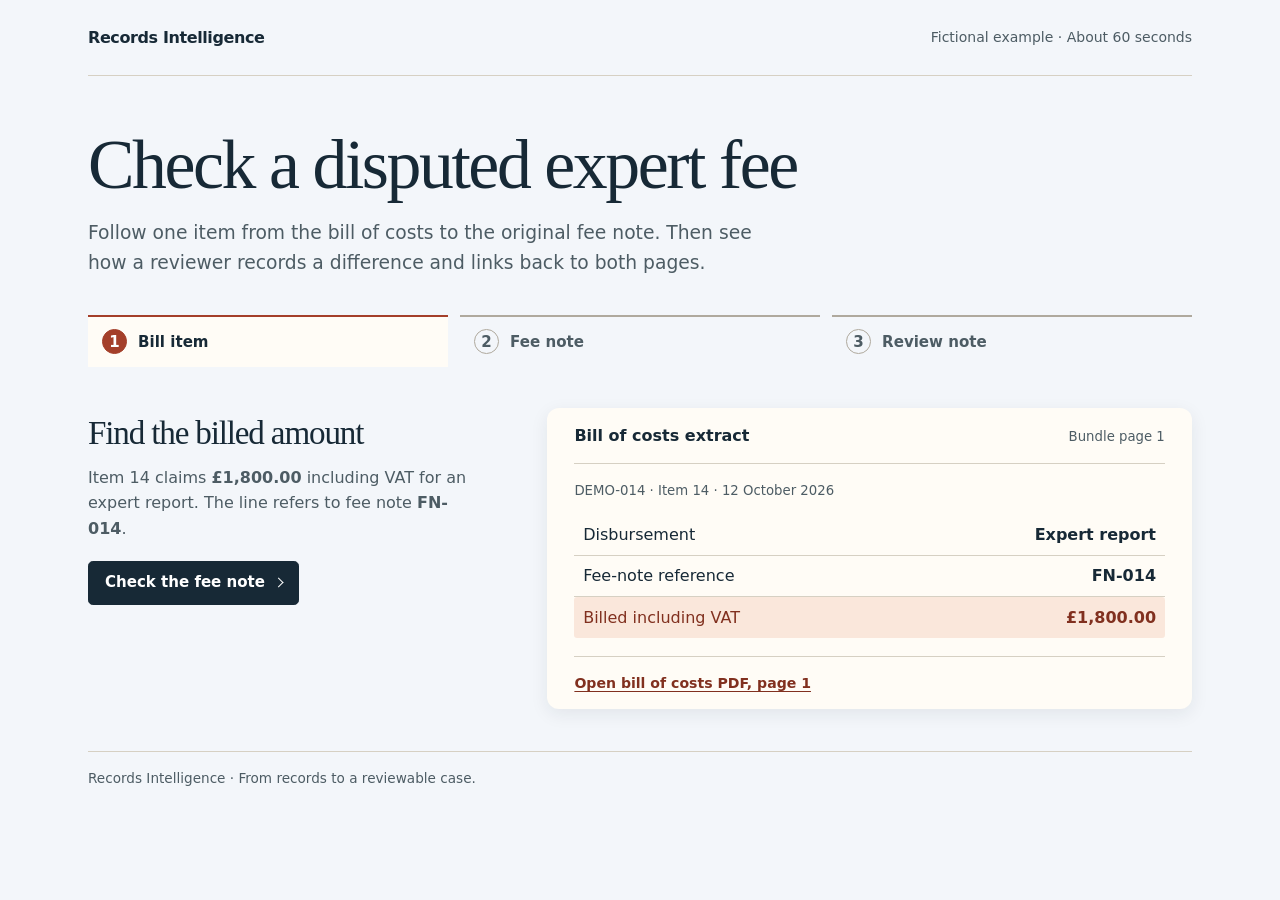
<file: costs-demo/index.html>
<!doctype html>
<html lang="en-GB">
<head>
  <meta charset="utf-8">
  <meta name="viewport" content="width=device-width, initial-scale=1">
  <meta name="description" content="A one-minute fictional costs review. Check a disputed expert fee against the original PDF and create a source-linked review note.">
  <meta name="theme-color" content="#f3f6fa">
  <title>Check a disputed expert fee | Records Intelligence</title>
  <style>
    :root {
      color-scheme: light;
      --background: #f3f6fa;
      --paper: #fffcf6;
      --white: #fff;
      --ink: #172936;
      --secondary: #4d5c64;
      --accent: #a43f2a;
      --accent-dark: #81301f;
      --mark: #fae7db;
      --rule: #d6d0c3;
      --strong-rule: #afa99d;
      --body-font: system-ui, -apple-system, BlinkMacSystemFont, "Segoe UI", sans-serif;
      --display-font: Georgia, "Times New Roman", serif;
      font: 100%/1.6 var(--body-font);
    }

    *, ::before, ::after { box-sizing: border-box; }
    [hidden] { display: none !important; }
    body { margin: 0; color: var(--ink); background: var(--background); }
    ::selection { color: var(--ink); background: #f4c9b6; }
    a { color: inherit; text-underline-offset: 0.2em; }
    a:hover { color: var(--accent-dark); }
    :is(a, button, [tabindex="-1"]):focus-visible {
      outline: 3px solid var(--accent);
      outline-offset: 4px;
    }

    .shell {
      width: min(100% - 2 * clamp(1rem, 5vw, 3.25rem), 69rem);
      margin-inline: auto;
    }
    .masthead {
      min-block-size: 4.75rem;
      display: flex;
      align-items: center;
      justify-content: space-between;
      flex-wrap: wrap;
      gap: 0.35rem 1rem;
      border-block-end: 1px solid var(--rule);
    }
    .brand {
      font-weight: 750;
      letter-spacing: -0.025em;
      text-decoration: none;
      min-block-size: 2.75rem;
      display: inline-flex;
      align-items: center;
    }
    .context {
      margin: 0;
      color: var(--secondary);
      font-size: 0.875rem;
    }
    .hero {
      padding-block: clamp(1.5rem, 4vw, 3.15rem) clamp(1.25rem, 3vw, 2.3rem);
    }
    h1, h2, h3, p { margin: 0; }
    h1, h2 {
      font-family: var(--display-font);
      font-weight: 400;
      line-height: 1.12;
      letter-spacing: -0.035em;
      text-wrap: balance;
    }
    h1 { font-size: clamp(2.25rem, 1.6rem + 3.45vw, 5rem); }
    h2 { font-size: clamp(1.6rem, 1.35rem + 0.9vw, 2.25rem); }
    .hero p {
      max-inline-size: 58ch;
      margin-block-start: 0.85rem;
      color: var(--secondary);
      font-size: clamp(1rem, 0.94rem + 0.3vw, 1.17rem);
    }
    .steps {
      margin: 0;
      padding: 0;
      list-style: none;
      display: grid;
      grid-template-columns: repeat(3, minmax(0, 1fr));
      gap: clamp(0.35rem, 1vw, 0.75rem);
    }
    .step-link {
      min-block-size: 3.25rem;
      display: flex;
      align-items: center;
      gap: clamp(0.3rem, 1vw, 0.7rem);
      padding: 0.6rem clamp(0.23rem, 1.1vw, 0.9rem);
      border-block-start: 2px solid var(--strong-rule);
      color: var(--secondary);
      font-size: clamp(0.79rem, 0.75rem + 0.24vw, 0.95rem);
      font-weight: 650;
      line-height: 1.2;
      text-decoration: none;
    }
    .step-link:hover { background: var(--paper); }
    .step-link[aria-current="step"] {
      color: var(--ink);
      border-color: var(--accent);
      background: var(--paper);
    }
    .step-number {
      display: inline-grid;
      place-items: center;
      flex: 0 0 auto;
      inline-size: 1.55rem;
      block-size: 1.55rem;
      font-variant-numeric: tabular-nums;
      border: 1px solid var(--strong-rule);
      border-radius: 50%;
    }
    [aria-current="step"] .step-number {
      color: var(--white);
      background: var(--accent);
      border-color: var(--accent);
    }
    .stage {
      display: grid;
      grid-template-columns: minmax(0, 0.76fr) minmax(0, 1.24fr);
      grid-template-areas: "explanation source" "actions source";
      grid-template-rows: auto 1fr;
      align-items: start;
      gap: 0.85rem clamp(1.25rem, 5vw, 4.25rem);
      padding-block: clamp(1.25rem, 3.7vw, 2.6rem);
      border-block-end: 1px solid var(--rule);
    }
    .explanation { grid-area: explanation; padding-block: 0.35rem; }
    .explanation > p {
      max-inline-size: 46ch;
      margin-block-start: 0.85rem;
      color: var(--secondary);
    }
    .step-actions { grid-area: actions; }
    .controls {
      display: flex;
      align-items: center;
      flex-wrap: wrap;
      gap: 0.65rem 1.1rem;
    }
    .control {
      display: inline-flex;
      align-items: center;
      justify-content: center;
      gap: 0.65em;
      padding: 0.58rem 1rem;
      min-block-size: 2.75rem;
      color: var(--white);
      background: var(--ink);
      border: 1px solid var(--ink);
      border-radius: 0.3rem;
      text-align: center;
      text-decoration: none;
      font: 650 0.94rem/1.3 var(--body-font);
      cursor: pointer;
    }
    .control:hover { color: var(--white); background: #2d4557; }
    .arrow {
      inline-size: 0.45rem;
      block-size: 0.45rem;
      border-block-start: 1.5px solid currentColor;
      border-inline-end: 1.5px solid currentColor;
      transform: rotate(45deg);
    }
    .source {
      grid-area: source;
      padding-inline: clamp(1rem, 3vw, 1.7rem);
      background: var(--paper);
      box-shadow: 0 5px 18px rgb(23 41 54 / 0.08);
      border-radius: 0.75rem;
      overflow: clip;
    }
    .source-header {
      display: flex;
      align-items: baseline;
      justify-content: space-between;
      flex-wrap: wrap;
      gap: 0.25rem 1rem;
      padding-block: 0.9rem;
      border-block-end: 1px solid var(--rule);
    }
    .source-header h3 { font-size: 1rem; font-weight: 730; }
    .page-id, .document-ref {
      color: var(--secondary);
      font-size: 0.83rem;
      font-variant-numeric: tabular-nums;
    }
    .source-body { padding-block: 1rem 1.15rem; }
    .source-footer {
      display: flex;
      align-items: center;
      flex-wrap: wrap;
      gap: 0.25rem 1.1rem;
      padding-block: 0.25rem;
      border-block-start: 1px solid var(--rule);
    }
    .source-footer a, .quiet-link {
      display: inline-flex;
      align-items: center;
      min-block-size: 2.75rem;
      color: var(--accent-dark);
      font-size: 0.88rem;
      font-weight: 680;
    }
    .document-ref { margin-block-end: 0.85rem; }
    .document-lines, .comparison { margin: 0; }
    .document-lines > div, .comparison > div {
      display: flex;
      flex-wrap: wrap;
      align-items: baseline;
      justify-content: space-between;
      gap: 0.25rem 0.85rem;
      padding: 0.46rem 0.55rem;
      border-block-end: 1px solid var(--rule);
    }
    .document-lines > div:last-child, .comparison > div:last-child { border: 0; }
    .document-lines dt, .comparison dt { flex: 1 1 10ch; }
    .document-lines dd, .comparison dd {
      margin: 0;
      font-weight: 700;
      font-variant-numeric: tabular-nums;
    }
    .document-lines .marked, .comparison .marked {
      background: var(--mark);
      color: var(--accent-dark);
      border-radius: 0.2rem;
    }
    .comparison {
      padding-block-end: 0.85rem;
      margin-block-end: 0.85rem;
      border-block-end: 1px solid var(--rule);
      font-size: 0.93rem;
    }
    #review-text { font-size: 0.97rem; }
    .copy-status { margin-block-start: 0.45rem; font-size: 0.87rem; color: var(--secondary); }
    .copy-status:empty { margin: 0; }
    .footer { padding-block: 1rem 1.5rem; color: var(--secondary); font-size: 0.85rem; }

    @media (max-width: 43rem) {
      .stage {
        grid-template-columns: minmax(0, 1fr);
        grid-template-areas: "explanation" "source" "actions";
        grid-template-rows: auto;
        gap: 1rem;
      }
      .explanation { padding-block: 0; }
    }
    @media (max-width: 26rem) {
      .masthead { align-content: center; padding-block: 0.4rem; gap: 0; }
      .context { flex-basis: 100%; }
      .step-number { inline-size: 1.35rem; block-size: 1.35rem; }
    }
    @media (forced-colors: active) {
      .source { border: 1px solid CanvasText; }
      .step-link[aria-current="step"] { border-color: Highlight; }
      .control { color: ButtonText; background: ButtonFace; border-color: ButtonText; }
    }
  </style>
</head>
<body>
  <header class="masthead shell">
    <a class="brand" href="https://claudedclaude2-byte.github.io/">Records Intelligence</a>
    <p class="context">Fictional example · About 60 seconds</p>
  </header>

  <main class="shell">
    <div class="hero">
      <h1>Check a disputed expert fee</h1>
      <p>Follow one item from the bill of costs to the original fee note. Then see how a reviewer records a difference and links back to both pages.</p>
    </div>

    <nav aria-label="Walkthrough steps">
      <ol class="steps">
        <li><a class="step-link" href="#bill"><span class="step-number" aria-hidden="true">1</span> Bill item</a></li>
        <li><a class="step-link" href="#fee-note"><span class="step-number" aria-hidden="true">2</span> Fee note</a></li>
        <li><a class="step-link" href="#review"><span class="step-number" aria-hidden="true">3</span> Review note</a></li>
      </ol>
    </nav>

    <section class="stage" id="bill">
      <div class="explanation">
        <h2 tabindex="-1">Find the billed amount</h2>
        <p>Item 14 claims <strong>£1,800.00</strong> including VAT for an expert report. The line refers to fee note <strong>FN-014</strong>.</p>
      </div>
      <div class="source">
        <div class="source-header">
          <h3>Bill of costs extract</h3>
          <span class="page-id">Bundle page 1</span>
        </div>
        <div class="source-body">
          <p class="document-ref">DEMO-014 · Item 14 · 12 October 2026</p>
          <dl class="document-lines">
            <div><dt>Disbursement</dt><dd>Expert report</dd></div>
            <div><dt>Fee-note reference</dt><dd>FN-014</dd></div>
            <div class="marked"><dt>Billed including VAT</dt><dd>£1,800.00</dd></div>
          </dl>
        </div>
        <div class="source-footer">
          <a href="fictional-costs-bundle.pdf#page=1" target="_blank" rel="noopener">Open bill of costs PDF, page 1</a>
        </div>
      </div>
      <div class="step-actions controls">
        <a class="control" href="#fee-note">Check the fee note <span class="arrow" aria-hidden="true"></span></a>
      </div>
    </section>

    <section class="stage" id="fee-note">
      <div class="explanation">
        <h2 tabindex="-1">Check the original fee note</h2>
        <p>Fee note <strong>FN-014</strong> matches the reference on the bill. It shows <strong>£1,440.00</strong> including VAT for the report.</p>
      </div>
      <div class="source">
        <div class="source-header">
          <h3>Expert fee note FN-014</h3>
          <span class="page-id">Bundle page 2</span>
        </div>
        <div class="source-body">
          <p class="document-ref">DEMO-014 · Example Expert Services · 12 October 2026</p>
          <dl class="document-lines">
            <div><dt>Expert report</dt><dd>£1,200.00</dd></div>
            <div><dt>VAT at 20%</dt><dd>£240.00</dd></div>
            <div class="marked"><dt>Fee-note total including VAT</dt><dd>£1,440.00</dd></div>
          </dl>
        </div>
        <div class="source-footer">
          <a href="fictional-costs-bundle.pdf#page=2" target="_blank" rel="noopener">Open expert fee note PDF, page 2</a>
        </div>
      </div>
      <div class="step-actions controls">
        <a class="control" href="#review">See the review note <span class="arrow" aria-hidden="true"></span></a>
      </div>
    </section>

    <section class="stage" id="review">
      <div class="explanation">
        <h2 tabindex="-1">Record what needs checking</h2>
        <p>Keep the amount on each source and the reviewer’s next step together. A colleague can open either PDF page from the note.</p>
      </div>
      <div class="source" id="review-note">
        <div class="source-header">
          <h3>Draft review note</h3>
          <span class="page-id">Item 14 · Follow-up needed</span>
        </div>
        <div class="source-body">
          <dl class="comparison">
            <div><dt>Bill of costs, page 1</dt><dd>£1,800.00</dd></div>
            <div><dt>Fee note, page 2</dt><dd>£1,440.00</dd></div>
            <div class="marked"><dt>Difference</dt><dd>£360.00</dd></div>
          </dl>
          <p id="review-text">Item 14. The bill shows £1,800.00 including VAT. The supplied fee note FN-014 shows £1,440.00 including VAT. Ask whether a further fee note accounts for the £360.00 difference.</p>
        </div>
        <div class="source-footer">
          <a href="fictional-costs-bundle.pdf#page=1" target="_blank" rel="noopener">Open bill of costs PDF, page 1</a>
          <a href="fictional-costs-bundle.pdf#page=2" target="_blank" rel="noopener">Open expert fee note PDF, page 2</a>
        </div>
      </div>
      <div class="step-actions">
        <div class="controls">
          <button class="control" id="copy-note" type="button" command="--copy" commandfor="review-note" hidden>Copy review note</button>
          <a class="quiet-link" href="#bill">Start again</a>
        </div>
        <p id="copy-status" class="copy-status" role="status"></p>
      </div>
    </section>
  </main>

  <footer class="shell footer">Records Intelligence · From records to a reviewable case.</footer>

  <script>
    const stages = Array.from(document.querySelectorAll(".stage"));
    const links = document.querySelectorAll(".step-link");

    function showStage(moveFocus) {
      const active = stages.find(stage => "#" + stage.id === location.hash) ?? stages[0];
      for (const stage of stages) {
        stage.hidden = stage !== active;
      }
      for (const link of links) {
        if (link.hash === "#" + active.id) {
          link.setAttribute("aria-current", "step");
        } else {
          link.removeAttribute("aria-current");
        }
      }
      if (moveFocus) {
        active.querySelector("h2").focus();
      }
    }

    showStage(false);
    window.addEventListener("hashchange", () => showStage(true));

    const copyButton = document.getElementById("copy-note");
    const noteStatus = document.getElementById("copy-status");
    let lastCopyMessage = "";

    async function copyReviewNote(target) {
      const note = target.querySelector("#review-text").innerText;
      const references = Array.from(target.querySelectorAll(".source-footer a"),
        link => link.innerText + ": " + link.href);
      let message;
      try {
        await navigator.clipboard.writeText([note, ...references].join("\n"));
        message = "Review note copied.";
      } catch {
        message = "Copy is unavailable here. You can select and copy the note text.";
      }
      lastCopyMessage = message === lastCopyMessage ? message + "\u00a0" : message;
      noteStatus.textContent = lastCopyMessage;
    }

    if ("CommandEvent" in window) {
      document.addEventListener("command", event => {
        if (event.source === copyButton && event.command === "--copy") {
          copyReviewNote(event.target);
        }
      }, true);
    } else {
      copyButton.addEventListener("click", () => {
        copyReviewNote(document.getElementById(copyButton.getAttribute("commandfor")));
      });
    }
    copyButton.hidden = false;
  </script>
</body>
</html>
</file>
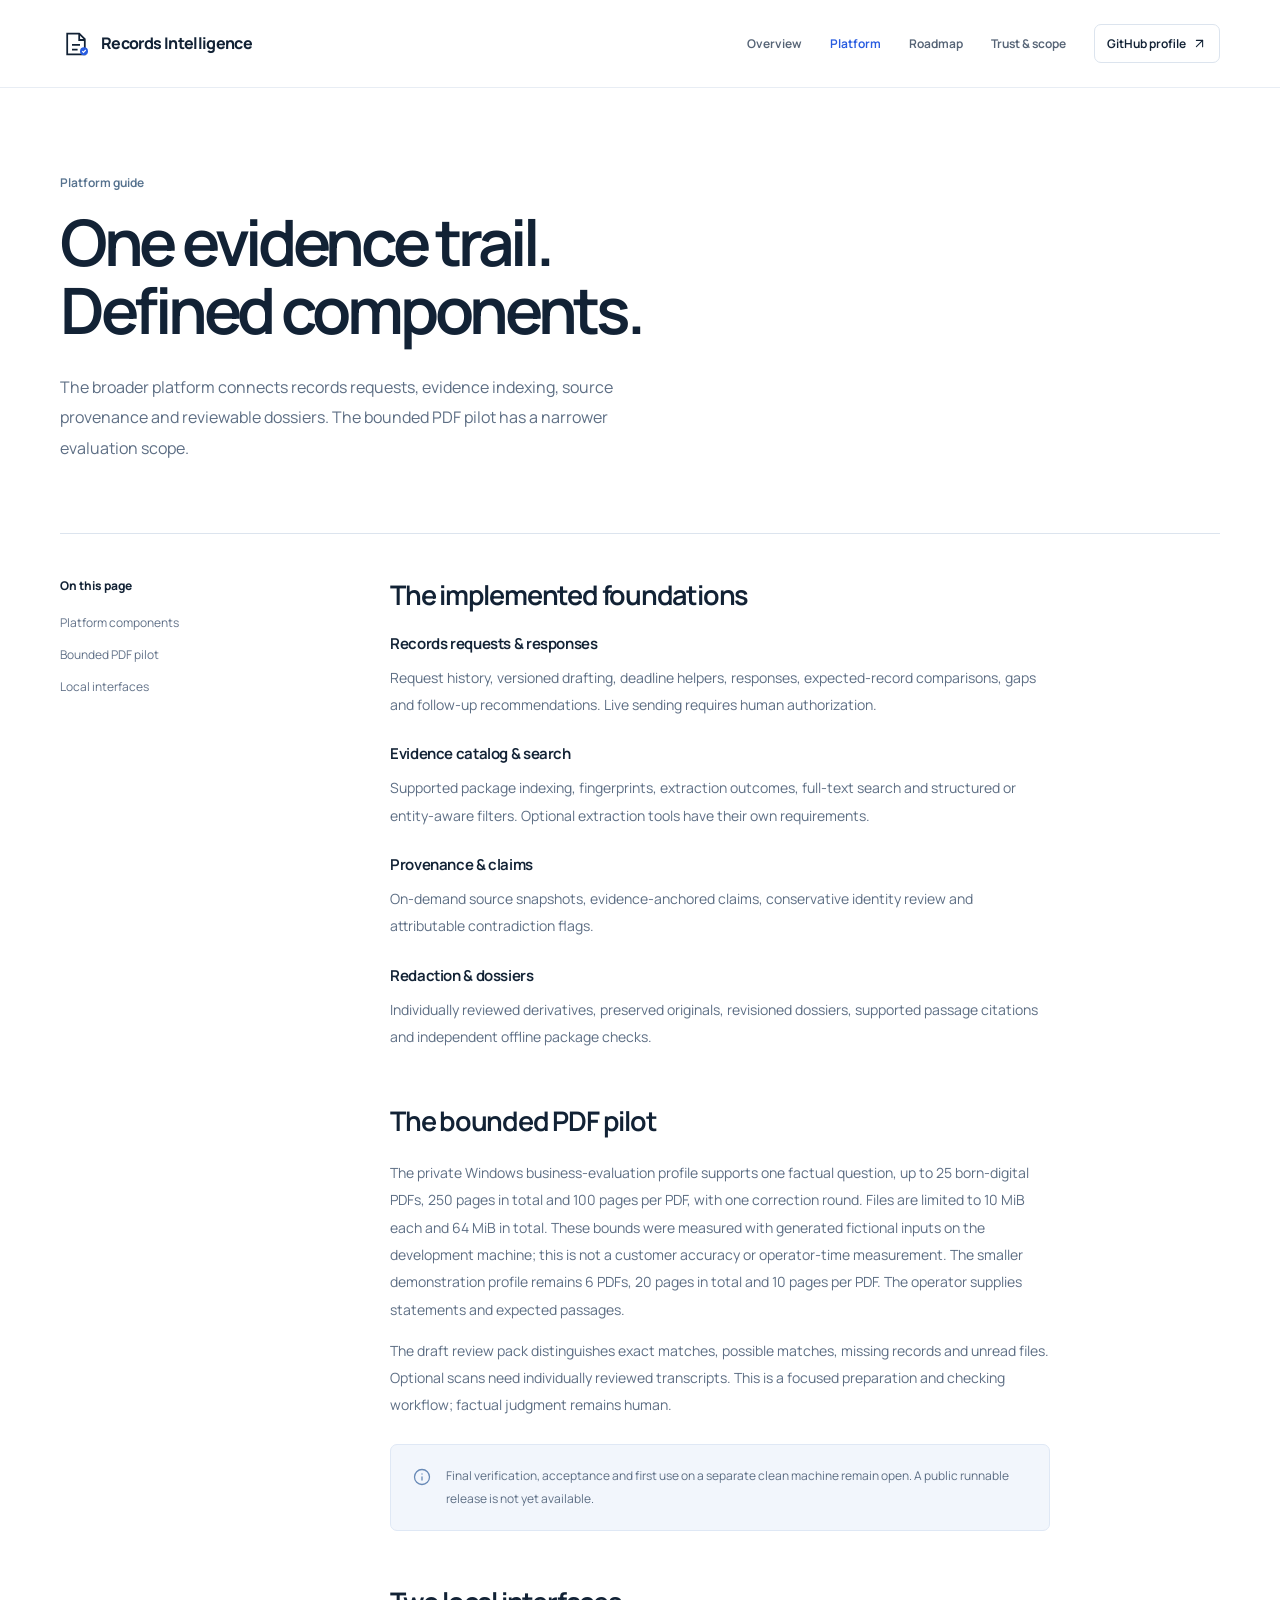
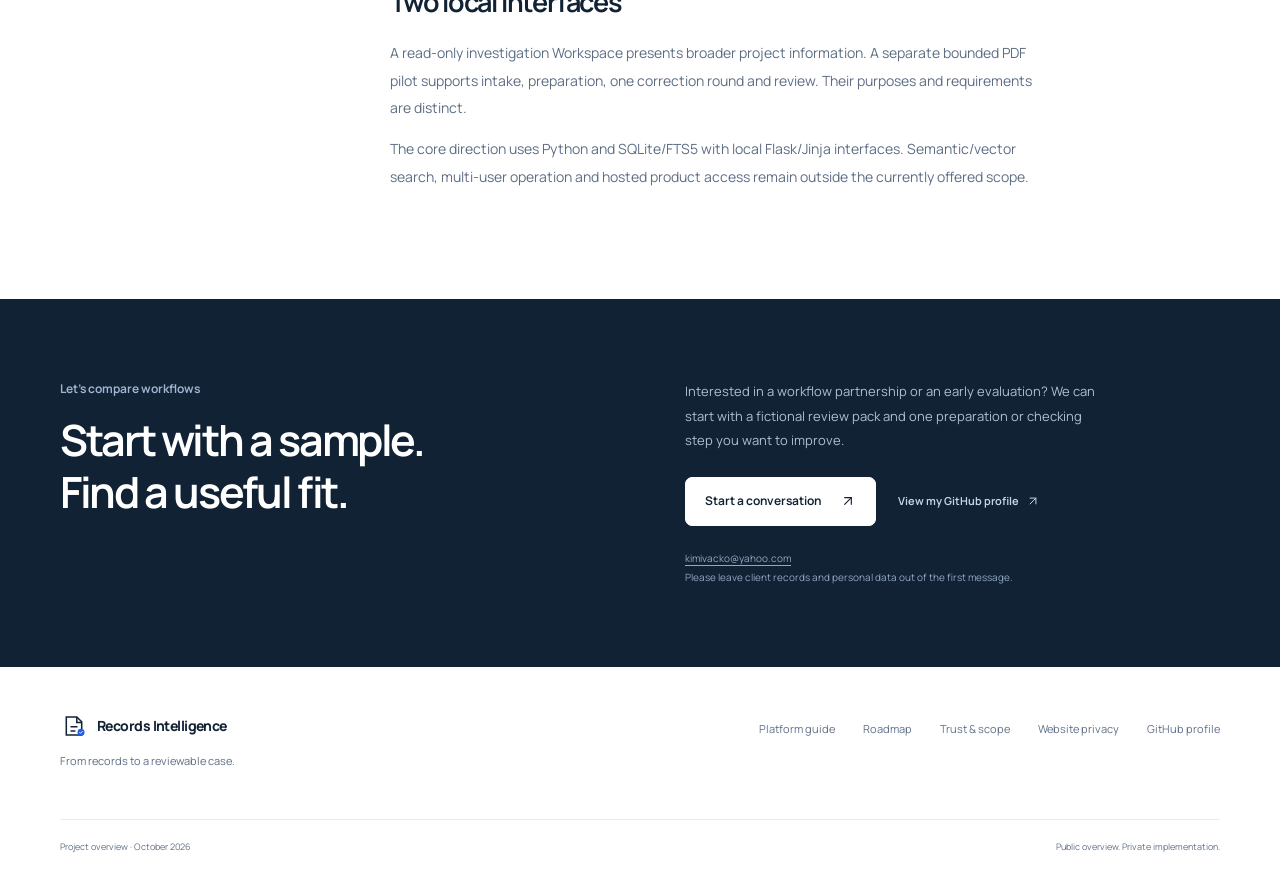
<file: platform.html>
<!doctype html>
<html lang="en"><head><meta charset="utf-8"><meta name="viewport" content="width=device-width, initial-scale=1"><meta name="description" content="Records Intelligence: from records to a reviewable case. Local-first investigation and evidence tooling with source-linked findings, preserved revisions and visible human review."><meta name="theme-color" content="#f3f6fa"><meta property="og:site_name" content="Records Intelligence"><meta property="og:title" content="Platform guide — Records Intelligence"><meta property="og:description" content="From records to a reviewable case. Explore the project, a fictional workflow illustration and the bounded PDF pilot."><meta property="og:type" content="website"><title>Platform guide — Records Intelligence</title><link rel="icon" href="./mark.svg" type="image/svg+xml">  <script type="module" crossorigin src="./assets/main-H5jLbM38.js"></script>
  <link rel="stylesheet" crossorigin href="./assets/main-C_OiRZra.css">
</head><body><a class="skip-link" href="#main">Skip to content</a>
<header class="site-header"><div class="container header-inner">
  <a class="brand" href="index.html"><svg class="brand-mark" viewBox="0 0 40 40" aria-hidden="true"><path d="M9 7h15l7 7v19H9z" fill="none" stroke="currentColor" stroke-width="2.2"/><path d="M24 7v8h7M15 21h10M15 27h7" fill="none" stroke="currentColor" stroke-width="2.2"/><circle cx="30" cy="29" r="5" fill="#285ce0"/><path d="m27.8 29 1.5 1.5 2.9-3" fill="none" stroke="white" stroke-width="1.4"/></svg><span>Records Intelligence</span></a>
  <button class="menu-button" aria-label="Open navigation" aria-expanded="false" aria-controls="main-nav"><i data-lucide="menu" class="" aria-hidden="true"></i></button>
  <nav class="main-nav" id="main-nav" aria-label="Main navigation"><a href="index.html">Overview</a><a href="platform.html" aria-current="page">Platform</a><a href="roadmap.html">Roadmap</a><a href="trust.html">Trust & scope</a><a class="nav-github" href="https://github.com/claudedclaude2-byte">GitHub profile <i data-lucide="arrow-up-right" class="" aria-hidden="true"></i></a></nav>
</div></header><main id="main"><section class="page-hero container"><span class="section-label">Platform guide</span><h1>One evidence trail.<br>Defined components.</h1><p>The broader platform connects records requests, evidence indexing, source provenance and reviewable dossiers. The bounded PDF pilot has a narrower evaluation scope.</p></section><section class="section compact"><div class="container guide-grid"><aside class="guide-aside"><h2>On this page</h2><a href="#components">Platform components</a><a href="#pilot">Bounded PDF pilot</a><a href="#interfaces">Local interfaces</a></aside><div class="guide-content"><section id="components"><h2>The implemented foundations</h2><div class="guide-list"><article><h3>Records requests & responses</h3><p>Request history, versioned drafting, deadline helpers, responses, expected-record comparisons, gaps and follow-up recommendations. Live sending requires human authorization.</p></article><article><h3>Evidence catalog & search</h3><p>Supported package indexing, fingerprints, extraction outcomes, full-text search and structured or entity-aware filters. Optional extraction tools have their own requirements.</p></article><article><h3>Provenance & claims</h3><p>On-demand source snapshots, evidence-anchored claims, conservative identity review and attributable contradiction flags.</p></article><article><h3>Redaction & dossiers</h3><p>Individually reviewed derivatives, preserved originals, revisioned dossiers, supported passage citations and independent offline package checks.</p></article></div></section><section id="pilot"><h2>The bounded PDF pilot</h2><p>The private Windows business-evaluation profile supports one factual question, up to 25 born-digital PDFs, 250 pages in total and 100 pages per PDF, with one correction round. Files are limited to 10 MiB each and 64 MiB in total. These bounds were measured with generated fictional inputs on the development machine; this is not a customer accuracy or operator-time measurement. The smaller demonstration profile remains 6 PDFs, 20 pages in total and 10 pages per PDF. The operator supplies statements and expected passages.</p><p>The draft review pack distinguishes exact matches, possible matches, missing records and unread files. Optional scans need individually reviewed transcripts. This is a focused preparation and checking workflow; factual judgment remains human.</p><div class="inline-note"><i data-lucide="info" class="" aria-hidden="true"></i><p>Final verification, acceptance and first use on a separate clean machine remain open. A public runnable release is not yet available.</p></div></section><section id="interfaces"><h2>Two local interfaces</h2><p>A read-only investigation Workspace presents broader project information. A separate bounded PDF pilot supports intake, preparation, one correction round and review. Their purposes and requirements are distinct.</p><p>The core direction uses Python and SQLite/FTS5 with local Flask/Jinja interfaces. Semantic/vector search, multi-user operation and hosted product access remain outside the currently offered scope.</p></section></div></div></section><section class="contact-section" id="contact"><div class="container contact-grid">
  <div><span class="section-label">Let's compare workflows</span><h2>Start with a sample.<br>Find a useful fit.</h2></div>
  <div><p>Interested in a workflow partnership or an early evaluation? We can start with a fictional review pack and one preparation or checking step you want to improve.</p><div class="contact-actions"><a class="button button-light" href="mailto:kimivacko@yahoo.com?subject=Records%20Intelligence%20workflow%20conversation">Start a conversation <i data-lucide="arrow-up-right" class="" aria-hidden="true"></i></a><a class="contact-github" href="https://github.com/claudedclaude2-byte">View my GitHub profile <i data-lucide="arrow-up-right" class="" aria-hidden="true"></i></a></div><p class="contact-note"><a href="mailto:kimivacko@yahoo.com">kimivacko@yahoo.com</a><br>Please leave client records and personal data out of the first message.</p></div>
</div></section></main><footer class="site-footer"><div class="container footer-top"><div><a class="brand" href="index.html"><svg class="brand-mark" viewBox="0 0 40 40" aria-hidden="true"><path d="M9 7h15l7 7v19H9z" fill="none" stroke="currentColor" stroke-width="2.2"/><path d="M24 7v8h7M15 21h10M15 27h7" fill="none" stroke="currentColor" stroke-width="2.2"/><circle cx="30" cy="29" r="5" fill="#285ce0"/><path d="m27.8 29 1.5 1.5 2.9-3" fill="none" stroke="white" stroke-width="1.4"/></svg><span>Records Intelligence</span></a><p>From records to a reviewable case.</p></div><nav aria-label="Footer navigation"><a href="platform.html">Platform guide</a><a href="roadmap.html">Roadmap</a><a href="trust.html">Trust & scope</a><a href="trust.html#website-analytics">Website privacy</a><a href="https://github.com/claudedclaude2-byte">GitHub profile</a></nav></div><div class="container footer-bottom"><span>Project overview · October 2026</span><span>Public overview. Private implementation.</span></div></footer></body></html>
</file>
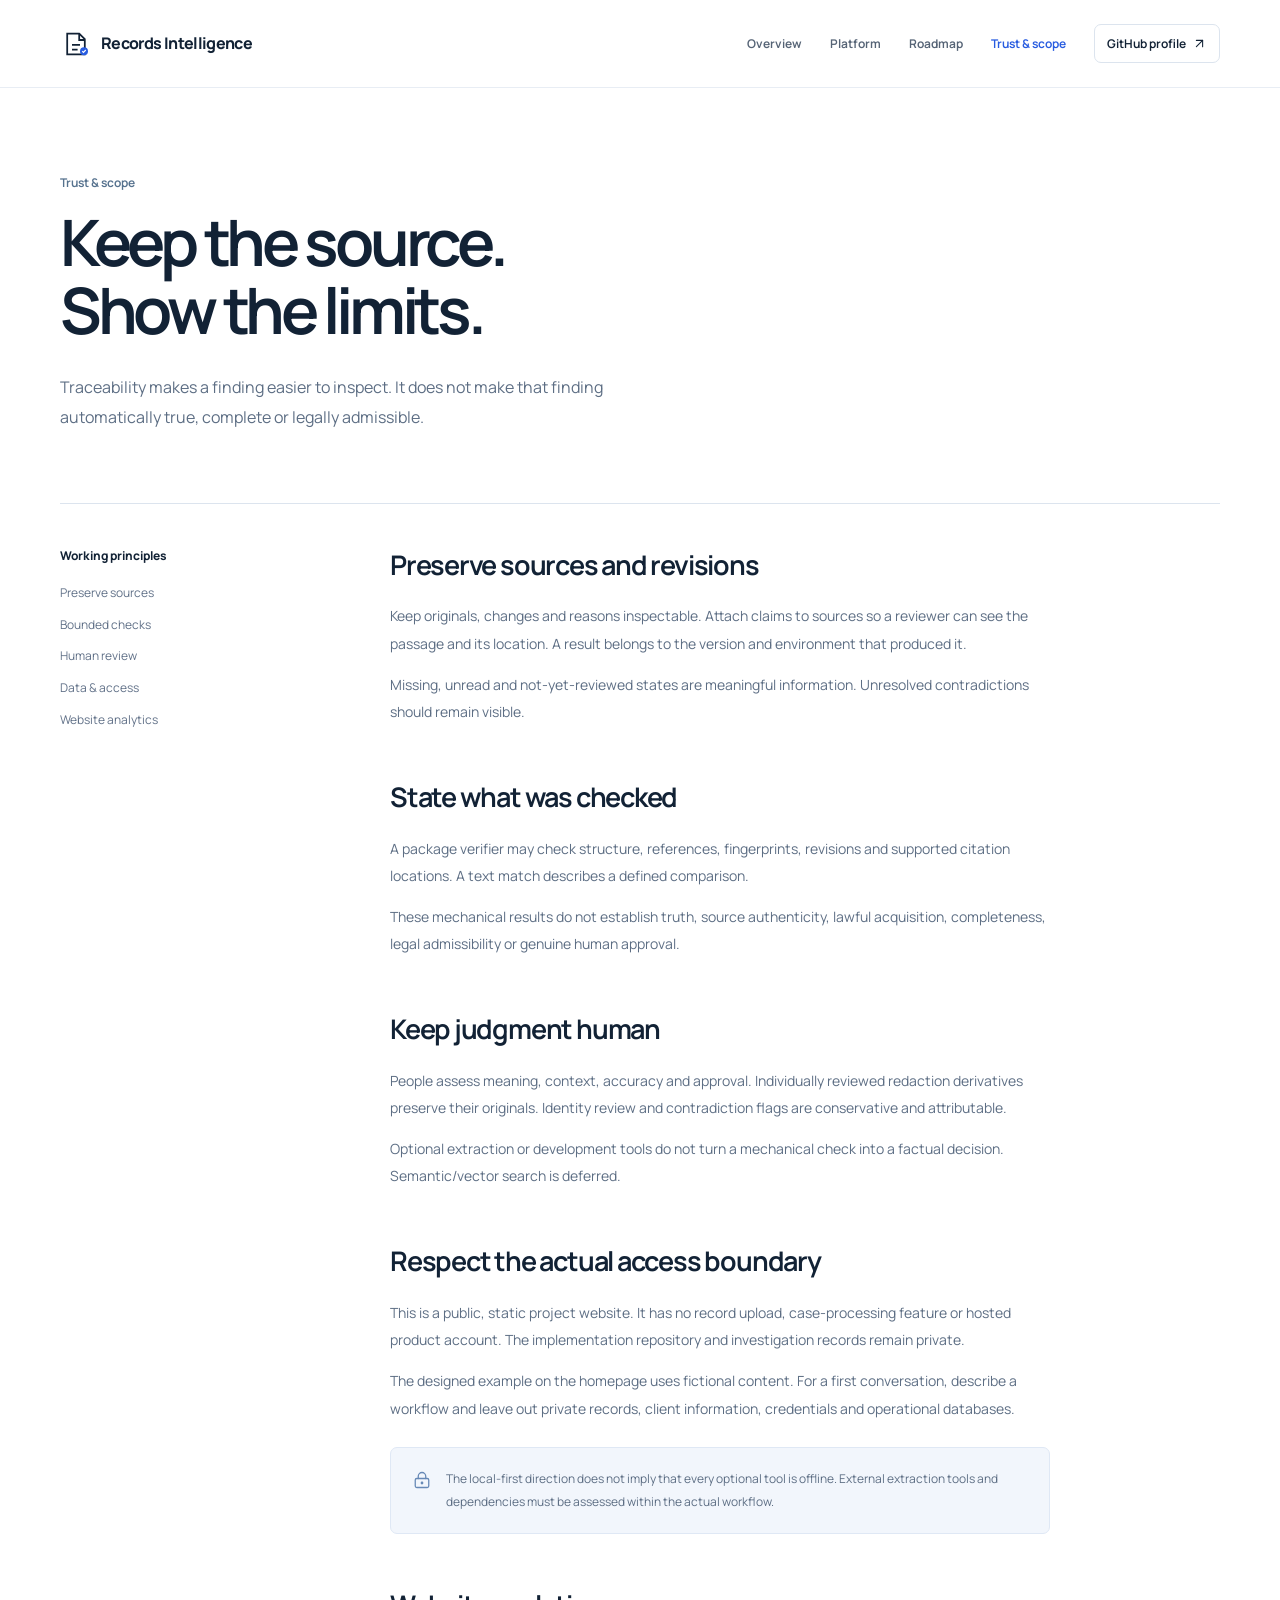
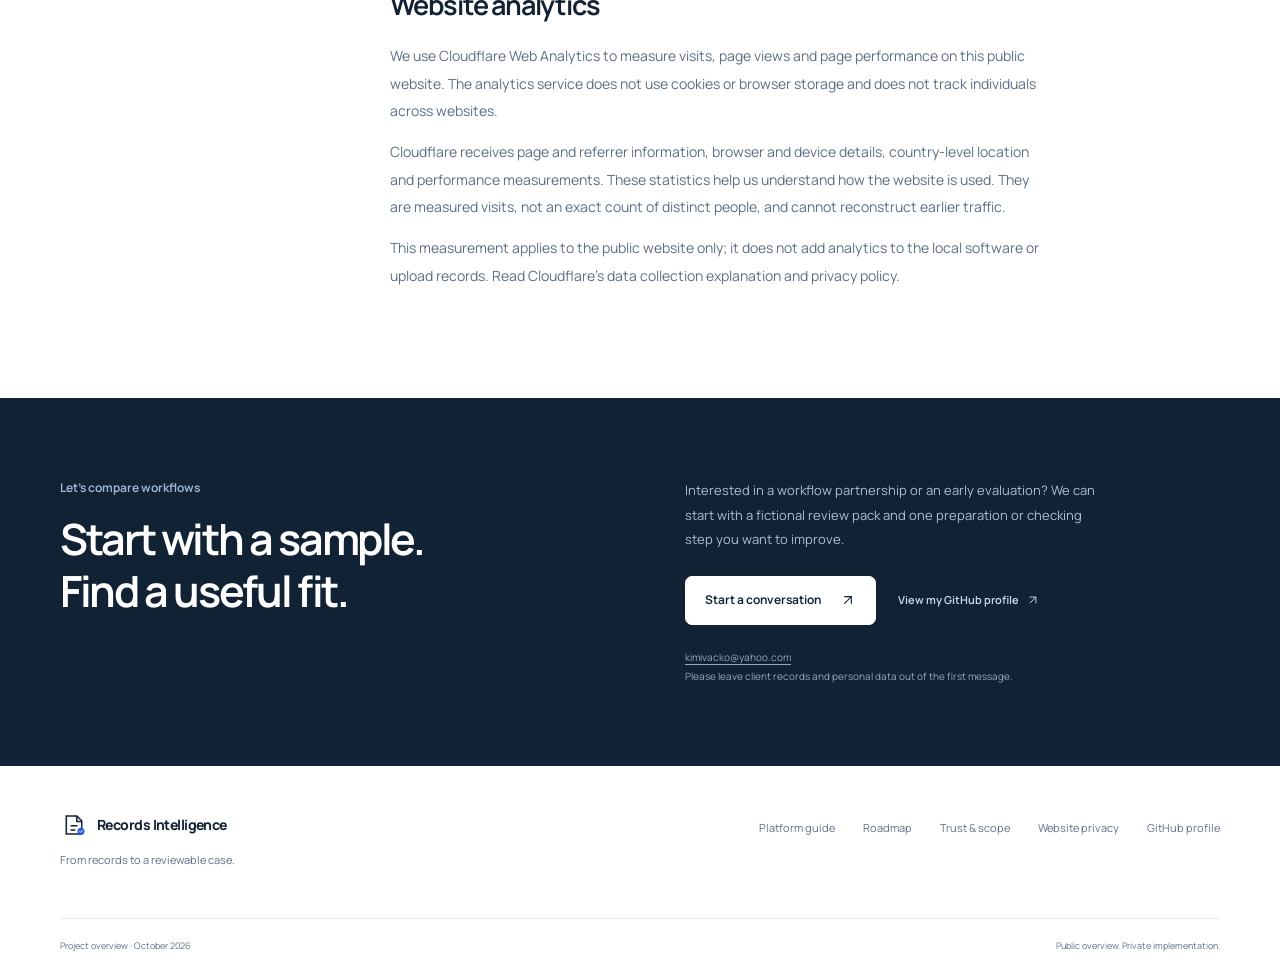
<file: trust.html>
<!doctype html>
<html lang="en"><head><meta charset="utf-8"><meta name="viewport" content="width=device-width, initial-scale=1"><meta name="description" content="Records Intelligence: from records to a reviewable case. Local-first investigation and evidence tooling with source-linked findings, preserved revisions and visible human review."><meta name="theme-color" content="#f3f6fa"><meta property="og:site_name" content="Records Intelligence"><meta property="og:title" content="Trust & scope — Records Intelligence"><meta property="og:description" content="From records to a reviewable case. Explore the project, a fictional workflow illustration and the bounded PDF pilot."><meta property="og:type" content="website"><title>Trust & scope — Records Intelligence</title><link rel="icon" href="./mark.svg" type="image/svg+xml">  <script type="module" crossorigin src="./assets/main-H5jLbM38.js"></script>
  <link rel="stylesheet" crossorigin href="./assets/main-C_OiRZra.css">
</head><body><a class="skip-link" href="#main">Skip to content</a>
<header class="site-header"><div class="container header-inner">
  <a class="brand" href="index.html"><svg class="brand-mark" viewBox="0 0 40 40" aria-hidden="true"><path d="M9 7h15l7 7v19H9z" fill="none" stroke="currentColor" stroke-width="2.2"/><path d="M24 7v8h7M15 21h10M15 27h7" fill="none" stroke="currentColor" stroke-width="2.2"/><circle cx="30" cy="29" r="5" fill="#285ce0"/><path d="m27.8 29 1.5 1.5 2.9-3" fill="none" stroke="white" stroke-width="1.4"/></svg><span>Records Intelligence</span></a>
  <button class="menu-button" aria-label="Open navigation" aria-expanded="false" aria-controls="main-nav"><i data-lucide="menu" class="" aria-hidden="true"></i></button>
  <nav class="main-nav" id="main-nav" aria-label="Main navigation"><a href="index.html">Overview</a><a href="platform.html">Platform</a><a href="roadmap.html">Roadmap</a><a href="trust.html" aria-current="page">Trust & scope</a><a class="nav-github" href="https://github.com/claudedclaude2-byte">GitHub profile <i data-lucide="arrow-up-right" class="" aria-hidden="true"></i></a></nav>
</div></header><main id="main"><section class="page-hero container"><span class="section-label">Trust & scope</span><h1>Keep the source.<br>Show the limits.</h1><p>Traceability makes a finding easier to inspect. It does not make that finding automatically true, complete or legally admissible.</p></section><section class="section compact"><div class="container guide-grid"><aside class="guide-aside"><h2>Working principles</h2><a href="#source">Preserve sources</a><a href="#checks">Bounded checks</a><a href="#human">Human review</a><a href="#data">Data & access</a><a href="#website-analytics">Website analytics</a></aside><div class="guide-content"><section id="source"><h2>Preserve sources and revisions</h2><p>Keep originals, changes and reasons inspectable. Attach claims to sources so a reviewer can see the passage and its location. A result belongs to the version and environment that produced it.</p><p>Missing, unread and not-yet-reviewed states are meaningful information. Unresolved contradictions should remain visible.</p></section><section id="checks"><h2>State what was checked</h2><p>A package verifier may check structure, references, fingerprints, revisions and supported citation locations. A text match describes a defined comparison.</p><p>These mechanical results do not establish truth, source authenticity, lawful acquisition, completeness, legal admissibility or genuine human approval.</p></section><section id="human"><h2>Keep judgment human</h2><p>People assess meaning, context, accuracy and approval. Individually reviewed redaction derivatives preserve their originals. Identity review and contradiction flags are conservative and attributable.</p><p>Optional extraction or development tools do not turn a mechanical check into a factual decision. Semantic/vector search is deferred.</p></section><section id="data"><h2>Respect the actual access boundary</h2><p>This is a public, static project website. It has no record upload, case-processing feature or hosted product account. The implementation repository and investigation records remain private.</p><p>The designed example on the homepage uses fictional content. For a first conversation, describe a workflow and leave out private records, client information, credentials and operational databases.</p><div class="inline-note"><i data-lucide="lock-keyhole" class="" aria-hidden="true"></i><p>The local-first direction does not imply that every optional tool is offline. External extraction tools and dependencies must be assessed within the actual workflow.</p></div></section><section id="website-analytics"><h2>Website analytics</h2><p>We use Cloudflare Web Analytics to measure visits, page views and page performance on this public website. The analytics service does not use cookies or browser storage and does not track individuals across websites.</p><p>Cloudflare receives page and referrer information, browser and device details, country-level location and performance measurements. These statistics help us understand how the website is used. They are measured visits, not an exact count of distinct people, and cannot reconstruct earlier traffic.</p><p>This measurement applies to the public website only; it does not add analytics to the local software or upload records. Read <a href="https://developers.cloudflare.com/speed/observatory/rum-beacon/">Cloudflare's data collection explanation</a> and <a href="https://www.cloudflare.com/privacypolicy/">privacy policy</a>.</p></section></div></div></section><section class="contact-section" id="contact"><div class="container contact-grid">
  <div><span class="section-label">Let's compare workflows</span><h2>Start with a sample.<br>Find a useful fit.</h2></div>
  <div><p>Interested in a workflow partnership or an early evaluation? We can start with a fictional review pack and one preparation or checking step you want to improve.</p><div class="contact-actions"><a class="button button-light" href="mailto:kimivacko@yahoo.com?subject=Records%20Intelligence%20workflow%20conversation">Start a conversation <i data-lucide="arrow-up-right" class="" aria-hidden="true"></i></a><a class="contact-github" href="https://github.com/claudedclaude2-byte">View my GitHub profile <i data-lucide="arrow-up-right" class="" aria-hidden="true"></i></a></div><p class="contact-note"><a href="mailto:kimivacko@yahoo.com">kimivacko@yahoo.com</a><br>Please leave client records and personal data out of the first message.</p></div>
</div></section></main><footer class="site-footer"><div class="container footer-top"><div><a class="brand" href="index.html"><svg class="brand-mark" viewBox="0 0 40 40" aria-hidden="true"><path d="M9 7h15l7 7v19H9z" fill="none" stroke="currentColor" stroke-width="2.2"/><path d="M24 7v8h7M15 21h10M15 27h7" fill="none" stroke="currentColor" stroke-width="2.2"/><circle cx="30" cy="29" r="5" fill="#285ce0"/><path d="m27.8 29 1.5 1.5 2.9-3" fill="none" stroke="white" stroke-width="1.4"/></svg><span>Records Intelligence</span></a><p>From records to a reviewable case.</p></div><nav aria-label="Footer navigation"><a href="platform.html">Platform guide</a><a href="roadmap.html">Roadmap</a><a href="trust.html">Trust & scope</a><a href="trust.html#website-analytics">Website privacy</a><a href="https://github.com/claudedclaude2-byte">GitHub profile</a></nav></div><div class="container footer-bottom"><span>Project overview · October 2026</span><span>Public overview. Private implementation.</span></div></footer></body></html>
</file>
<file: assets/main-C_OiRZra.css>
@font-face{font-family:Manrope Variable;font-style:normal;font-display:swap;font-weight:200 800;src:url([data-uri])format("woff2-variations");unicode-range:U+460-52F,U+1C80-1C8A,U+20B4,U+2DE0-2DFF,U+A640-A69F,U+FE2E-FE2F}@font-face{font-family:Manrope Variable;font-style:normal;font-display:swap;font-weight:200 800;src:url(./manrope-cyrillic-wght-normal-Dvxsihut.woff2)format("woff2-variations");unicode-range:U+301,U+400-45F,U+490-491,U+4B0-4B1,U+2116}@font-face{font-family:Manrope Variable;font-style:normal;font-display:swap;font-weight:200 800;src:url(./manrope-greek-wght-normal-DL7QRZyv.woff2)format("woff2-variations");unicode-range:U+370-377,U+37A-37F,U+384-38A,U+38C,U+38E-3A1,U+3A3-3FF}@font-face{font-family:Manrope Variable;font-style:normal;font-display:swap;font-weight:200 800;src:url(./manrope-vietnamese-wght-normal-usUDDRr7.woff2)format("woff2-variations");unicode-range:U+102-103,U+110-111,U+128-129,U+168-169,U+1A0-1A1,U+1AF-1B0,U+300-301,U+303-304,U+308-309,U+323,U+329,U+1EA0-1EF9,U+20AB}@font-face{font-family:Manrope Variable;font-style:normal;font-display:swap;font-weight:200 800;src:url(./manrope-latin-ext-wght-normal-Ch3YOpNY.woff2)format("woff2-variations");unicode-range:U+100-2BA,U+2BD-2C5,U+2C7-2CC,U+2CE-2D7,U+2DD-2FF,U+304,U+308,U+329,U+1D00-1DBF,U+1E00-1E9F,U+1EF2-1EFF,U+2020,U+20A0-20AB,U+20AD-20C0,U+2113,U+2C60-2C7F,U+A720-A7FF}@font-face{font-family:Manrope Variable;font-style:normal;font-display:swap;font-weight:200 800;src:url(./manrope-latin-wght-normal-DHIcAJRg.woff2)format("woff2-variations");unicode-range:U+??,U+131,U+152-153,U+2BB-2BC,U+2C6,U+2DA,U+2DC,U+304,U+308,U+329,U+2000-206F,U+20AC,U+2122,U+2191,U+2193,U+2212,U+2215,U+FEFF,U+FFFD}:root{--ink:#122235;--text:#203248;--muted:#657487;--ice:#f3f6fa;--line:#dce4ee;--blue:#285ce0;--mint:#b3e6d3;--radius:12px;--max:1160px;color:var(--text);font-synthesis:none;scroll-behavior:smooth;font-family:Manrope Variable,sans-serif}*{box-sizing:border-box}body{background:#fff;margin:0;font-size:15px;line-height:1.65}a{color:inherit;text-decoration:none}button{font:inherit}button,a{-webkit-tap-highlight-color:transparent}button{cursor:pointer}button:focus-visible,a:focus-visible,summary:focus-visible,[tabindex]:focus-visible{outline:3px solid var(--blue);outline-offset:5px}svg{flex-shrink:0;display:block}i[data-lucide]{width:18px;height:18px;display:inline-block}p,h1,h2,h3{margin-top:0}p{color:var(--muted)}h1,h2,h3{color:var(--ink);font-weight:650}h1{letter-spacing:-.067em;margin-bottom:0;font-size:clamp(48px,5.8vw,78px);line-height:1.06}h2{letter-spacing:-.055em;margin-bottom:22px;font-size:clamp(32px,3.4vw,44px);line-height:1.18}h3{letter-spacing:-.025em;margin-bottom:10px;font-size:18px;line-height:1.4}.container{width:min(var(--max),calc(100% - 88px));margin-inline:auto}.skip-link{z-index:100;background:#fff;padding:10px 16px;position:fixed;top:-80px;left:16px}.skip-link:focus{top:12px}.site-header{background:#fff;border-bottom:1px solid #e8edf4;height:88px}.header-inner{justify-content:space-between;align-items:center;gap:30px;height:100%;display:flex}.brand{color:var(--ink);letter-spacing:-.04em;white-space:nowrap;align-items:center;gap:9px;font-size:16px;font-weight:750;display:flex}.brand-mark{width:32px;height:32px}.main-nav{color:#566476;align-items:center;gap:28px;font-size:12px;font-weight:650;display:flex}.main-nav a:hover,.main-nav a[aria-current]{color:var(--blue)}.nav-github{border:1px solid var(--line);color:var(--ink);border-radius:7px;align-items:center;gap:6px;padding:9px 12px;display:flex}.nav-github svg{width:15px;height:15px}.menu-button{color:var(--ink);background:0 0;border:0;padding:10px;display:none}.hero{background:var(--ice);padding:62px 0 0;overflow:hidden}.hero-heading{grid-template-columns:1.25fr 1fr;align-items:end;gap:60px;margin-bottom:44px;display:grid}.development-status{color:#506177;align-items:center;gap:9px;margin-bottom:21px;font-size:11px;font-weight:600;display:flex}.development-status>span{background:var(--blue);border-radius:50%;width:6px;height:6px}.hero-intro{padding-bottom:6px}.hero-intro>p{max-width:400px;margin-bottom:25px;font-size:16px;line-height:1.8}.hero-actions{align-items:center;gap:24px;display:flex}.button{background:var(--blue);color:#fff;white-space:nowrap;border-radius:7px;justify-content:center;align-items:center;gap:19px;min-height:46px;padding:15px 19px;font-size:12px;font-weight:650;line-height:1.4;transition:background .2s,box-shadow .2s;display:inline-flex}.button:hover{background:#1e4cbf;box-shadow:0 4px 14px #285ce025}.button svg{width:16px;height:16px}.text-link{color:var(--blue);align-items:center;gap:8px;font-size:12px;font-weight:750;line-height:1.6;display:inline-flex}.text-link:hover{text-underline-offset:4px;text-decoration:underline}.text-link svg{width:15px;height:15px}.workspace{background:#fff;border:1px solid #d4dfe9;border-radius:12px;overflow:hidden;box-shadow:0 14px 30px -18px #1e38575c,0 2px 5px #1e385706}.workspace-top{border-bottom:1px solid var(--line);background:#fff;justify-content:space-between;align-items:center;padding:14px 19px;font-size:11px;display:flex}.workspace-title{color:#445568;align-items:center;gap:10px;font-weight:700;display:flex}.workspace-title>svg{color:#7f8da0;width:15px;height:15px}.fiction-label{color:#52657d;background:#f8fafc;border:1px solid #dce4ee;border-radius:4px;margin-left:4px;padding:3px 6px;font-size:9px;font-weight:650;line-height:1.4}.illustration-label{color:#788698;font-size:10px}.workspace-grid{grid-template-columns:204px 1fr;display:grid}.workspace-sidebar{background:var(--ink);color:#fff;flex-direction:column;padding:25px 14px 17px;display:flex}.case-heading{align-items:center;gap:10px;margin-bottom:26px;padding:0 10px;font-size:12px;font-weight:650;display:flex}.case-heading>svg{color:#a6bacf;width:16px;height:16px}.sidebar-caption{color:#99aabe;margin-bottom:10px;padding:0 10px;font-size:10px}.source-list{gap:5px;display:grid}.source-tab{text-align:left;color:#afbed0;background:0 0;border:1px solid #0000;border-radius:6px;align-items:center;gap:10px;width:100%;min-height:57px;padding:11px 9px;font-size:10px;line-height:1.5;display:flex}.source-tab>svg{color:#8aa2bc;width:15px;height:15px}.source-tab>span{display:block}.source-tab small{color:#89a0b9;margin-top:3px;font-size:9px;font-weight:400;display:block}.source-tab.active{color:#fff;background:#263b53;border-color:#3e5470}.source-tab.active>svg{color:#c6d4e9}.source-tab:hover{background:#263b53}.source-tab .file-dot{background:#8faeeb;border-radius:50%;flex-shrink:0;width:5px;height:5px;margin-left:auto}.sidebar-bottom{color:#a3b3c8;align-items:center;gap:7px;margin-top:auto;padding:28px 10px 0;font-size:9px;display:flex}.sidebar-bottom>svg{width:12px;height:12px}.sidebar-bottom>svg:last-child{margin-left:auto}.specimen-content{grid-template-columns:1.23fr 1fr;min-width:0;display:grid}.source-view{background:#edf1f7;min-width:0;padding:0 22px 23px}.source-toolbar{color:#66778d;justify-content:space-between;align-items:center;gap:10px;height:48px;font-size:9px;display:flex}.source-toolbar>span:first-child{align-items:center;gap:7px;display:flex}.source-toolbar svg{width:12px;height:12px}.source-paper{background:#fff;border:1px solid #d7e0ed;min-height:285px;padding:24px 26px 18px;position:relative;box-shadow:0 3px 7px #12223506}.paper-header{color:#8391a3;border-bottom:1px solid #e6eaf0;justify-content:space-between;gap:15px;margin-bottom:17px;padding-bottom:16px;font-size:8px;display:flex}.paper-header>span:first-child{color:#566e87;font-weight:750}.source-paper h3{letter-spacing:-.03em;margin-bottom:4px;font-size:16px}.source-paper p{color:#7a8492;margin-bottom:15px;font-size:9px;line-height:1.85}.source-paper .paper-date{color:#92a0af;margin-bottom:18px;font-size:8px}.source-passage{background:#e9f1ff;border-left:2px solid #6087ec;border-radius:2px;margin:13px -7px 17px;padding:12px 12px 12px 17px;position:relative}.source-passage p{color:#304c87;margin:0;font-size:10px;line-height:1.8}.passage-marker{background:var(--blue);color:#fff;border:3px solid #edf1f7;border-radius:50%;justify-content:center;align-items:center;width:18px;height:18px;display:flex;position:absolute;top:12px;right:-9px}.passage-marker svg{width:10px;height:10px}.paper-lines{gap:5px;margin:15px 0 24px;display:grid}.paper-lines>span{background:#eef1f5;border-radius:2px;width:100%;height:3px}.paper-lines>span:nth-child(2){width:82%}.paper-lines>span:nth-child(3){width:91%}.paper-footer{color:#8593a5;border-top:1px solid #e7ecf3;justify-content:space-between;padding-top:12px;font-size:7px;display:flex}.finding-view{background:#fff;flex-direction:column;min-width:0;padding:24px 24px 18px;display:flex}.finding-heading{justify-content:space-between;align-items:center;gap:10px;margin-bottom:25px;font-size:10px;display:flex}.finding-heading>span:first-child{color:#4b5f77;align-items:center;gap:7px;font-weight:650;display:flex}.finding-heading svg{width:13px;height:13px}.match-badge{color:#286d52;white-space:nowrap;background:#e1f4ec;border-radius:4px;padding:3px 7px;font-size:8px;line-height:1.7}.match-badge.revision{color:#3d60a9;background:#e9efff}.match-badge.missing{color:#8a621c;background:#fbf0db}.finding-view h3{letter-spacing:-.035em;max-width:230px;margin-bottom:9px;font-size:19px;font-weight:650;line-height:1.4}.finding-copy{max-width:245px;margin-bottom:18px;font-size:10px;line-height:1.8}.citation{background:#f5f8fd;border:1px solid #dce7f6;border-radius:6px;gap:5px;margin-bottom:21px;padding:12px;display:grid}.citation>div{color:#466396;align-items:center;gap:7px;font-size:9px;display:flex}.citation svg{width:12px;height:12px}.citation strong{color:#354d76;font-size:9px;font-weight:650}.citation>span{color:#7b8ba2;font-size:8px}.review-state{border-top:1px solid #e8edf3;padding-top:17px}.review-state>span{color:#708096;align-items:center;gap:7px;margin-bottom:8px;font-size:9px;display:flex}.review-state svg{width:13px;height:13px}.review-state strong{color:#6c552c;align-items:center;gap:7px;margin-bottom:6px;font-size:11px;font-weight:650;display:flex}.pending-dot{background:#b98c31;border-radius:50%;width:5px;height:5px}.review-state p{max-width:240px;margin:0;font-size:9px;line-height:1.8}.sample-count{color:#7a889b;align-items:center;gap:10px;margin-top:auto;padding-top:17px;font-size:8px;display:flex}.sample-count>span:first-child{color:#49617e;font-weight:700}.sample-count svg{width:12px;height:12px;margin-left:auto}.workspace-bottom{border-top:1px solid var(--line);color:#78879a;background:#f8fafc;justify-content:space-between;align-items:center;gap:12px;padding:10px 19px;font-size:8px;display:flex}.workspace-bottom>span:first-child{align-items:center;gap:7px;display:flex}.workspace-bottom svg{width:11px;height:11px}.source-paper.is-gap{background:#fefdfb}.is-gap .source-passage{background:#fcf3e1;border-left-color:#bd9553}.is-gap .passage-marker{background:#a27a30}.principles-strip{color:#65758a;justify-content:space-between;gap:22px;padding:30px 5px;font-size:11px;font-weight:650;display:flex}.principles-strip>span{align-items:center;gap:9px;display:flex}.principles-strip svg{color:#8394a7;width:15px;height:15px}.section{padding:100px 0}.section-label{color:#56728e;margin-bottom:16px;font-size:12px;font-weight:650;line-height:1.6;display:block}.section-intro{max-width:385px;margin-bottom:27px;font-size:15px;line-height:1.9}.overview-grid{grid-template-columns:1.15fr 1fr;align-items:start;gap:95px;display:grid}.capability-stack{gap:28px;padding-top:13px;display:grid}.capability-stack article{gap:20px;display:flex}.capability-icon{color:#54749d;border:1px solid #dfe7f0;border-radius:9px;flex-shrink:0;justify-content:center;align-items:center;width:40px;height:40px;display:flex}.capability-icon svg{width:18px;height:18px}.capability-stack h3{margin-bottom:7px;font-size:16px}.capability-stack p{max-width:325px;margin-bottom:0;font-size:12px;line-height:1.9}.workflow-section{background:#f7f9fc;border-top:1px solid #eef1f7;border-bottom:1px solid #eef1f7}.section-heading{justify-content:space-between;align-items:end;gap:60px;margin-bottom:48px;display:flex}.section-heading h2{margin-bottom:0}.section-heading>p{max-width:340px;margin-bottom:4px;font-size:13px;line-height:1.9}.workflow-grid{grid-template-columns:repeat(3,1fr);gap:50px;display:grid}.workflow-grid article{border-top:1px solid #cfdce9;padding-top:20px}.step-heading{color:#7890ad;justify-content:space-between;align-items:center;margin-bottom:30px;display:flex}.step-heading>span{color:#46617f;background:#e7edf6;border-radius:6px;place-items:center;width:28px;height:28px;font-size:13px;font-weight:700;line-height:1;display:grid}.step-heading>svg{width:22px;height:22px}.workflow-grid p{margin-bottom:28px;font-size:13px;line-height:1.9}.step-detail{color:#7b8da3;font-size:10px;font-weight:650}.pilot-grid{grid-template-columns:1.1fr 1fr;align-items:center;gap:95px;display:grid}.pilot-copy>p{max-width:420px;margin-bottom:22px;font-size:14px;line-height:1.9}.pilot-limits{gap:40px;margin-top:36px;margin-bottom:23px;display:flex}.pilot-limits>div{flex-direction:column;gap:2px;display:flex}.pilot-limits strong{letter-spacing:-.045em;color:#254061;font-size:35px;font-weight:600;line-height:1.2}.pilot-limits span{color:#7a8b9e;font-size:10px}.pilot-copy .small-note{color:#7b889a;max-width:360px;margin:0;font-size:10px;line-height:1.8}.status-panel{background:#f7f9fc;border:1px solid #e4eaf2;border-radius:10px;overflow:hidden}.status-panel-top{border-bottom:1px solid #e1e7f0;align-items:center;gap:10px;padding:23px 25px;display:flex}.status-panel-top>svg{color:#7490af;width:17px;height:17px}.status-panel-top h3{margin:0;font-size:14px}.status-panel-top>a{color:#7089a8;margin-left:auto}.status-panel-top>a svg{width:15px;height:15px}.project-status-row{gap:16px;padding:21px 25px 0;display:flex}.project-status-row strong{color:#2c455f;font-size:12px;font-weight:750}.project-status-row p{max-width:300px;margin:5px 0 0;font-size:11px;line-height:1.85}.status-icon{border-radius:50%;flex-shrink:0;justify-content:center;align-items:center;width:22px;height:22px;margin-top:2px;display:flex}.status-icon svg{width:12px;height:12px}.status-icon.complete{color:#327058;background:#e0f0e9}.status-icon.pending{color:#94702e;background:#f5ecdc}.status-panel-note{color:#788a9f;border-top:1px solid #e1e7f0;margin-top:25px;padding:18px 25px;font-size:10px}.questions-section{padding-top:40px}.questions-grid{grid-template-columns:.9fr 1.1fr;gap:80px;display:grid}.questions-grid>div:first-child>p{max-width:240px;font-size:13px}.faq{border-top:1px solid var(--line)}.faq details{border-bottom:1px solid var(--line);padding:21px 0}.faq summary{color:#2d435b;cursor:pointer;justify-content:space-between;align-items:center;gap:20px;font-size:13px;font-weight:650;list-style:none;display:flex}.faq summary::-webkit-details-marker{display:none}.faq summary svg{color:#8398ae;width:16px;height:16px;transition:transform .2s}.faq details[open] summary svg{transform:rotate(45deg)}.faq details p{margin:16px 0 0;padding-right:35px;font-size:12px;line-height:1.9}.contact-section{background:var(--ink);color:#fff;padding:80px 0}.contact-grid{grid-template-columns:1fr 1fr;align-items:start;gap:90px;display:grid}.contact-grid h2{color:#fff;margin:0;font-size:43px;line-height:1.2}.contact-grid .section-label{color:#a0b7d2}.contact-grid p{color:#aebfd2;max-width:425px;margin-bottom:24px;font-size:13px;line-height:1.9}.contact-actions{flex-wrap:wrap;align-items:center;gap:22px;margin-bottom:23px;display:flex}.button-light{color:var(--ink);background:#fff;border:1px solid #fff}.button-light:hover{box-shadow:none;background:#e4edfa}.contact-github{color:#c4d5eb;align-items:center;gap:7px;font-size:11px;font-weight:650;display:inline-flex}.contact-github:hover{text-decoration:underline}.contact-github svg{width:14px;height:14px}.contact-grid .contact-note{color:#91a7c2;margin-bottom:0;font-size:10px;line-height:1.9}.contact-note a{text-underline-offset:3px;text-decoration:underline}.site-footer{background:#fff;padding:45px 0 20px}.footer-top{justify-content:space-between;gap:30px;margin-bottom:38px;display:flex}.footer-top .brand{font-size:14px}.footer-top .brand-mark{width:28px;height:28px}.footer-top p{margin-top:12px;font-size:11px}.footer-top nav{color:#64788f;align-items:start;gap:28px;padding-top:8px;font-size:11px;display:flex}.footer-top nav a:hover{color:var(--blue)}.footer-bottom{color:#8593a5;border-top:1px solid #e7ecf3;justify-content:space-between;gap:20px;padding-top:20px;font-size:9px;display:flex}.page-hero{padding-top:85px;padding-bottom:70px}.page-hero h1{margin-bottom:28px;font-size:clamp(44px,5vw,66px)}.page-hero p{max-width:570px;margin:0;font-size:16px;line-height:1.9}.compact{padding-top:0;padding-bottom:95px}.guide-grid{border-top:1px solid var(--line);grid-template-columns:240px 1fr;gap:90px;padding-top:45px;display:grid}.guide-aside{flex-direction:column;align-items:start;gap:12px;display:flex}.guide-aside h2{letter-spacing:0;margin:0 0 8px;font-size:12px;font-weight:750}.guide-aside a{color:#72839a;font-size:12px}.guide-aside a:hover{color:var(--blue)}.guide-content section{max-width:660px;margin-bottom:55px;scroll-margin-top:30px}.guide-content section:last-child{margin:0}.guide-content h2{letter-spacing:-.045em;font-size:27px}.guide-content p{font-size:14px;line-height:1.95}.guide-list{gap:25px;display:grid}.guide-list h3{font-size:15px}.guide-list p{margin-bottom:0}.inline-note{background:#f2f6fc;border:1px solid #dfe8f5;border-radius:7px;gap:15px;margin-top:25px;padding:19px 22px;display:flex}.inline-note>svg{color:#6789b6;width:18px;height:18px;margin-top:4px}.inline-note>p{margin:0;font-size:12px}.roadmap-layout{border-top:1px solid var(--line);grid-template-columns:.8fr 1.2fr;gap:110px;padding-top:40px;display:grid}.roadmap-intro h2{letter-spacing:-.045em;font-size:28px}.roadmap-intro p{font-size:14px;line-height:1.9}.roadmap-list article{border-left:2px solid #e0e8f3;padding:0 0 50px 35px;position:relative}.roadmap-list article:before{content:"";box-sizing:content-box;background:#adc2dc;border:2px solid #fff;border-radius:50%;width:8px;height:8px;position:absolute;top:10px;left:-5px}.roadmap-list article:first-child:before{background:#599a7b}.roadmap-list article:nth-child(2):before{background:var(--blue)}.roadmap-list h2{letter-spacing:-.035em;margin:15px 0 10px;font-size:25px}.roadmap-list p{margin:0;font-size:13px;line-height:1.95}.roadmap-state{border-radius:4px;padding:3px 8px;font-size:10px;font-weight:650;display:inline-flex}.roadmap-state.done{color:#37745a;background:#e8f4ee}.roadmap-state.current{color:#375c9c;background:#e8effc}.roadmap-state.future{color:#7c8aa0;background:#f0f3f8}.roadmap-list article:last-child{padding-bottom:0}@media (width>=1500px){.hero{padding-top:75px}.hero-heading{margin-bottom:52px}}@media (width<=1080px){.main-nav{gap:18px;font-size:11px}.brand{font-size:14px}.container{width:calc(100% - 64px)}.hero-heading{gap:35px}.hero-actions{gap:17px}.hero-intro>p{font-size:14px}.workspace-grid{grid-template-columns:170px 1fr}.source-tab{padding-inline:6px;font-size:9px}.finding-view{padding:22px 18px 16px}.finding-heading{gap:6px}.finding-heading>span:first-child{font-size:9px}.finding-view h3{font-size:17px}.source-view{padding-inline:17px}.source-paper{padding:22px 20px 17px}.principles-strip{font-size:10px}.overview-grid,.pilot-grid{gap:65px}.questions-grid{gap:55px}.contact-grid{gap:65px}}@media (width<=900px){.main-nav{gap:13px}.nav-github{padding:8px}.hero{padding-top:45px}.hero-heading{grid-template-columns:1.1fr 1fr;gap:30px}.hero-actions{flex-direction:column;align-items:start;gap:15px}.hero-intro>p{margin-bottom:18px;font-size:13px}.development-status{font-size:10px}.workspace-grid{grid-template-columns:155px 1fr}.source-tab small{font-size:8px}.specimen-content{grid-template-columns:1fr 1fr}.source-paper h3{font-size:14px}.source-paper{padding:19px 17px 16px}.source-paper p{font-size:8px}.source-passage p{font-size:9px}.finding-view{padding:22px 17px 16px}.finding-heading{flex-wrap:wrap;margin-bottom:20px}.finding-view h3{font-size:16px}.workspace-title{font-size:10px}.illustration-label{font-size:9px}.section{padding:75px 0}.questions-section{padding-top:20px}.overview-grid,.pilot-grid{gap:40px}.workflow-grid{gap:28px}.contact-grid{gap:45px}.contact-grid h2{font-size:35px}.guide-grid{grid-template-columns:190px 1fr;gap:45px}.roadmap-layout{gap:65px}.compact{padding-top:0}.pilot-limits{gap:30px}.footer-top nav{gap:20px}}@media (width<=760px){.container{width:calc(100% - 40px)}.site-header{height:72px}.header-inner{gap:10px}.brand{font-size:15px}.menu-button{display:block}.main-nav{border-bottom:1px solid var(--line);z-index:20;background:#fff;padding:18px 20px 23px;font-size:13px;display:none;position:absolute;top:72px;left:0;right:0;box-shadow:0 8px 12px #12223508}.main-nav.open{flex-direction:column;align-items:stretch;gap:0;display:flex}.main-nav>a{padding:11px 8px}.main-nav .nav-github{width:max-content;margin-top:10px;padding:10px 13px}.hero{padding:40px 0 0}.hero-heading{grid-template-columns:1fr;gap:25px;margin-bottom:30px}.development-status{margin-bottom:18px;font-size:10px}h1{letter-spacing:-.058em;font-size:clamp(43px,9.8vw,65px)}.hero-intro>p{max-width:510px;margin-bottom:19px;font-size:14px;line-height:1.85}.hero-actions{flex-direction:row;align-items:center;gap:22px}.button{padding:14px 17px;font-size:11px}.hero-intro{padding:0}.workspace-top{gap:12px;padding:12px 14px}.workspace-title{flex-wrap:wrap;gap:7px;font-size:10px}.illustration-label{display:none}.workspace-grid{grid-template-columns:1fr}.workspace-sidebar{color:var(--ink);background:#eaf0f8;border-bottom:1px solid #d3dfed;padding:12px 12px 13px}.case-heading,.sidebar-caption,.sidebar-bottom{display:none}.source-list{grid-template-columns:repeat(3,1fr);gap:6px}.source-tab{color:#617995;gap:7px;min-height:52px;padding:9px 7px;font-size:9px}.source-tab>svg{color:#7390b3;width:13px;height:13px}.source-tab small{color:#8b9bb0;font-size:8px}.source-tab.active{color:#315b9d;background:#fff;border-color:#c9d9f3}.source-tab:hover{background:#fff}.source-tab.active>svg{color:#426db6}.file-dot{display:none!important}.source-view{padding:0 15px 18px}.source-paper{min-height:285px}.source-toolbar{gap:6px;font-size:8px}.finding-view h3{font-size:17px}.finding-heading{margin-bottom:15px}.finding-view{padding:20px 16px 16px}.finding-copy{font-size:9px}.review-state p{font-size:8px}.citation{margin-bottom:15px;padding:11px}.workspace-bottom{padding:10px 13px;font-size:7px}.workspace-bottom>span:last-child{display:none}.principles-strip{grid-template-columns:1fr 1fr;gap:17px;padding:25px 4px;font-size:9px;display:grid}.principles-strip>span{gap:7px}.principles-strip svg{width:13px;height:13px}.section{padding:60px 0}.section-label{margin-bottom:13px;font-size:11px}h2{margin-bottom:19px;font-size:34px}.overview-grid{grid-template-columns:1fr;gap:32px}.section-intro{max-width:510px;font-size:14px}.capability-stack{gap:24px;padding:0}.capability-stack p{max-width:500px}.section-heading{margin-bottom:30px;display:block}.section-heading>p{max-width:520px;margin:22px 0 0;font-size:12px}.workflow-grid{grid-template-columns:1fr;gap:28px}.workflow-grid article{grid-template-columns:46px 1fr;column-gap:13px;padding-top:22px;display:grid}.step-heading{flex-direction:column;grid-row:1/4;justify-content:start;align-items:start;gap:20px;margin:0;display:flex}.workflow-grid h3{margin-bottom:8px;font-size:17px}.workflow-grid p{max-width:490px;margin-bottom:13px;font-size:12px}.step-detail{font-size:9px}.pilot-grid{grid-template-columns:1fr;gap:35px}.pilot-copy>p{max-width:540px;font-size:13px}.pilot-limits{gap:42px;margin-top:30px}.status-panel-top{padding:20px}.project-status-row{padding:20px 20px 0}.project-status-row p{max-width:470px}.status-panel-note{padding:17px 20px}.questions-section{padding-top:0}.questions-grid{grid-template-columns:1fr;gap:24px}.questions-grid>div:first-child>p{max-width:440px}.questions-grid h2 br{display:none}.faq details{padding:20px 0}.contact-section{padding:55px 0}.contact-grid{grid-template-columns:1fr;gap:25px}.contact-grid h2{font-size:36px}.contact-grid p{max-width:520px;font-size:12px}.contact-actions{gap:20px}.contact-github{font-size:11px}.site-footer{padding-top:32px}.footer-top{flex-direction:column;gap:12px;margin-bottom:28px}.footer-top nav{flex-wrap:wrap;gap:17px}.footer-bottom{gap:20px;font-size:8px}.page-hero{padding-top:50px;padding-bottom:45px}.page-hero h1{font-size:45px}.page-hero p{font-size:14px}.compact{padding-top:0}.guide-grid{padding-top:25px;display:block}.guide-aside{flex-flow:wrap;gap:9px 17px;padding-bottom:28px;display:flex}.guide-aside h2{width:100%;margin-bottom:0}.guide-aside a{font-size:11px}.guide-content section{margin-bottom:38px}.guide-content h2{font-size:27px}.guide-content p{font-size:13px}.roadmap-layout{grid-template-columns:1fr;gap:40px;padding-top:25px}.roadmap-intro p{max-width:460px}.roadmap-list article{padding-bottom:35px;padding-left:24px}.roadmap-list h2{font-size:25px}.roadmap-list p{font-size:12px}}@media (width<=480px){.specimen-content{grid-template-columns:1fr}.source-view{padding-inline:22px;padding-bottom:23px}.source-paper{min-height:295px;padding:24px 25px 18px}.source-paper h3{font-size:16px}.source-paper p{font-size:10px}.source-paper .paper-date{font-size:8px}.source-passage p{font-size:11px}.paper-header{font-size:9px}.paper-footer{font-size:8px}.source-toolbar{font-size:9px}.finding-view{border-top:1px solid var(--line);padding:22px}.finding-heading{flex-wrap:nowrap;margin-bottom:19px;font-size:11px}.finding-heading>span:first-child{font-size:11px}.match-badge{font-size:9px}.finding-view h3{max-width:none;font-size:21px}.finding-copy{max-width:none;font-size:11px}.citation strong{font-size:10px}.citation>span{font-size:9px}.citation>div,.review-state>span{font-size:10px}.review-state strong{font-size:12px}.review-state p{max-width:none;font-size:10px}.sample-count{padding-top:19px;font-size:9px}.source-tab{gap:6px;padding:9px 5px;font-size:8px}.source-tab small{font-size:7px}.source-tab>svg{width:11px;height:11px}.hero-actions{gap:17px}.text-link{font-size:11px}.hero-actions .text-link{font-size:10px}.button{gap:12px;padding:14px 15px}.workspace-title{font-size:9px}.fiction-label{font-size:8px}.workspace-title>svg{width:13px;height:13px}.pilot-limits{justify-content:space-between;gap:15px;max-width:330px}.contact-actions{gap:17px}.contact-grid h2{font-size:34px}.footer-bottom{flex-direction:column;gap:6px}}.source-paper p{font-size:11px}.source-paper .paper-date{font-size:9px}.source-passage p{font-size:12px}.paper-header,.paper-footer{font-size:9px}.source-toolbar{font-size:10px}.finding-copy{font-size:12px}.citation>div,.citation strong{font-size:10px}.citation>span{font-size:9px}.review-state>span{font-size:10px}.review-state strong{font-size:12px}.review-state p{font-size:11px}.sample-count{font-size:9px}.source-paper{min-height:335px}.workspace-bottom{font-size:9px}@media (width>=761px) and (width<=1000px){.specimen-content{grid-template-columns:1fr 1fr}.workspace-grid{grid-template-columns:145px 1fr}.source-view{padding-inline:13px}.source-paper{padding-inline:16px}.source-toolbar,.paper-header{font-size:8px}.finding-view{padding-inline:16px}.finding-view h3{font-size:17px}.finding-copy,.source-passage p{font-size:11px}.citation strong{font-size:9px}.review-state p{font-size:10px}.source-tab{gap:6px;font-size:8px}}@media (width<=480px){.source-paper p{font-size:12px}.source-paper .paper-date{font-size:9px}.source-passage p{font-size:13px}.finding-copy{font-size:12px}.review-state p,.citation strong{font-size:11px}.workspace-bottom{font-size:8px}}:root{--muted:#5d6e84}.illustration-label,.paper-header,.source-paper .paper-date,.source-paper p,.paper-footer,.citation>span,.review-state>span,.sample-count,.workspace-bottom,.principles-strip,.step-detail,.pilot-limits span,.pilot-copy .small-note,.status-panel-note,.footer-bottom,.guide-aside a{color:#617188}.source-toolbar{color:#596c84}.source-passage p{color:#304c87}.is-gap .source-passage p{color:#8a652a}.source-tab small{color:#adc2dc}.roadmap-state.future{color:#5d6d85}.footer-top nav{color:#5f7188}@media (width<=760px){.source-tab{color:#4d6582;font-size:10px}.source-tab small{color:#5e728c;font-size:9px}.source-tab>svg{width:13px;height:13px}.source-tab{padding-inline:6px}.source-tab.active{color:#315b9d}}@media (prefers-reduced-motion:reduce){:root{scroll-behavior:auto}*,:before,:after{transition:none!important;animation:none!important}}.roadmap-overview{padding-top:25px}.roadmap-overview .section-heading>p{max-width:390px}.roadmap-cards{grid-template-columns:repeat(4,minmax(0,1fr));gap:18px;display:grid}.roadmap-cards article{background:#f5f8fc;border:1px solid #e0e8f3;border-radius:9px;padding:26px 23px}.roadmap-card-number{color:#617188;margin-bottom:24px;font-size:12px;display:block}.roadmap-cards h3{letter-spacing:-.035em;margin:16px 0 12px;font-size:19px;line-height:1.35}.roadmap-cards p{margin:0;font-size:12px;line-height:1.9}.roadmap-state.next{color:#365d91;background:#edf3fc}.roadmap-overview-links,.roadmap-hero-actions{flex-wrap:wrap;align-items:center;gap:25px;margin-top:32px;display:flex}.roadmap-jump{border-top:1px solid var(--line);gap:0;margin-top:30px;display:grid}.roadmap-jump a{border-bottom:1px solid var(--line);color:#405875;gap:14px;padding:13px 0;font-size:12px;line-height:1.6;display:flex}.roadmap-jump a:hover{color:var(--blue)}.roadmap-jump span{color:#617188;margin-top:3px;font-size:10px}.roadmap-intro .roadmap-note{color:#617188;margin-top:24px;font-size:11px;line-height:1.8}.roadmap-list article{padding-bottom:55px;scroll-margin-top:35px}.roadmap-row-label{align-items:center;gap:15px;display:flex}.roadmap-number{color:#617188;font-size:11px}.roadmap-list article:nth-child(3):before{background:#6d8bb6}.roadmap-list ul{gap:10px;margin:19px 0 22px;padding-left:19px;display:grid}.roadmap-list li{color:#4f6179;padding-left:3px;font-size:12px;line-height:1.9}.roadmap-milestone{background:#f5f8fc;border-left:2px solid #d6e2f2;border-radius:0 6px 6px 0;padding:17px 19px}.roadmap-milestone>span{color:#405a7b;margin-bottom:7px;font-size:10px;font-weight:750;display:block}.roadmap-milestone>p{font-size:12px;line-height:1.85}.roadmap-partnership{background:#f3f6fa}.roadmap-partnership p{max-width:710px;font-size:14px;line-height:1.95}.roadmap-partnership h2{max-width:650px}@media (width<=1080px){.roadmap-cards{grid-template-columns:repeat(2,minmax(0,1fr))}.roadmap-layout{gap:55px}}@media (width<=760px){.roadmap-overview{padding-top:15px}.roadmap-cards{gap:13px}.roadmap-cards article{padding:23px 20px}.roadmap-cards h3{font-size:19px}.roadmap-card-number{margin-bottom:20px}.roadmap-layout{gap:38px}.roadmap-list article{padding-bottom:40px}.roadmap-list li{font-size:12px}.roadmap-overview-links,.roadmap-hero-actions{gap:20px}.roadmap-partnership p{font-size:13px}}@media (width<=480px){.roadmap-cards{grid-template-columns:1fr}.roadmap-cards article{padding:23px}.roadmap-card-number{margin-bottom:17px}.roadmap-cards h3{font-size:21px}.roadmap-list h2{font-size:26px}.roadmap-milestone{padding:15px 16px}.roadmap-row-label{gap:12px}}.progress-section{background:#f5f8fc;scroll-margin-top:25px}.progress-section .section-heading{align-items:start}.progress-section .section-heading>div:first-child{min-width:0}.progress-section .section-heading .progress-intro{max-width:420px;padding-top:7px}.progress-intro p{margin:13px 0 0;font-size:12px;line-height:1.85}.progress-updated{color:#506782;font-size:11px;font-weight:650}.progress-grid{grid-template-columns:minmax(0,1.2fr) repeat(2,minmax(0,1fr));align-items:start;gap:20px;display:grid}.progress-group{background:#fff;border:1px solid #dce5f0;border-radius:9px;overflow:hidden}.progress-group-header{border-bottom:1px solid #e3eaf3;justify-content:space-between;align-items:center;gap:20px;padding:20px 22px;display:flex}.progress-group-header h3{letter-spacing:-.01em;margin:0;font-size:14px}.progress-group-header>span{color:#617188;font-size:11px}.progress-group ul{margin:0;padding:0 22px;list-style:none}.progress-group li{border-bottom:1px solid #e7edf5;align-items:start;gap:12px;padding:21px 0;display:flex}.progress-group li:last-child{border:0}.progress-symbol{color:#2e6750;background:#e6f2ec;border-radius:50%;flex:0 0 22px;justify-content:center;align-items:center;width:22px;height:22px;margin-top:1px;font-size:13px;font-weight:750;display:flex}.progress-working .progress-symbol{color:#345c9f;background:#eaf0fc;font-size:18px}.progress-next .progress-symbol{color:#566b86;background:#eef2f7}.progress-group h4{color:#203c58;margin:0 0 7px;font-size:12px;font-weight:750;line-height:1.55}.progress-group p{color:#5d6e84;margin:0;font-size:11px;line-height:1.9}.progress-links{flex-wrap:wrap;gap:25px;margin-top:25px;display:flex}@media (width<=900px){.progress-grid{gap:14px}.progress-group-header{padding:18px 17px}.progress-group ul{padding:0 17px}.progress-group li{gap:9px}}@media (width<=760px){.progress-grid{grid-template-columns:1fr}.progress-section .section-heading .progress-intro{max-width:520px;margin-top:23px;padding-top:0}.progress-intro p{font-size:12px}.progress-group-header{padding:20px 22px}.progress-group ul{padding:0 22px}.progress-group h4{font-size:13px}.progress-group p{font-size:12px}.progress-links{gap:17px}}
</file>
